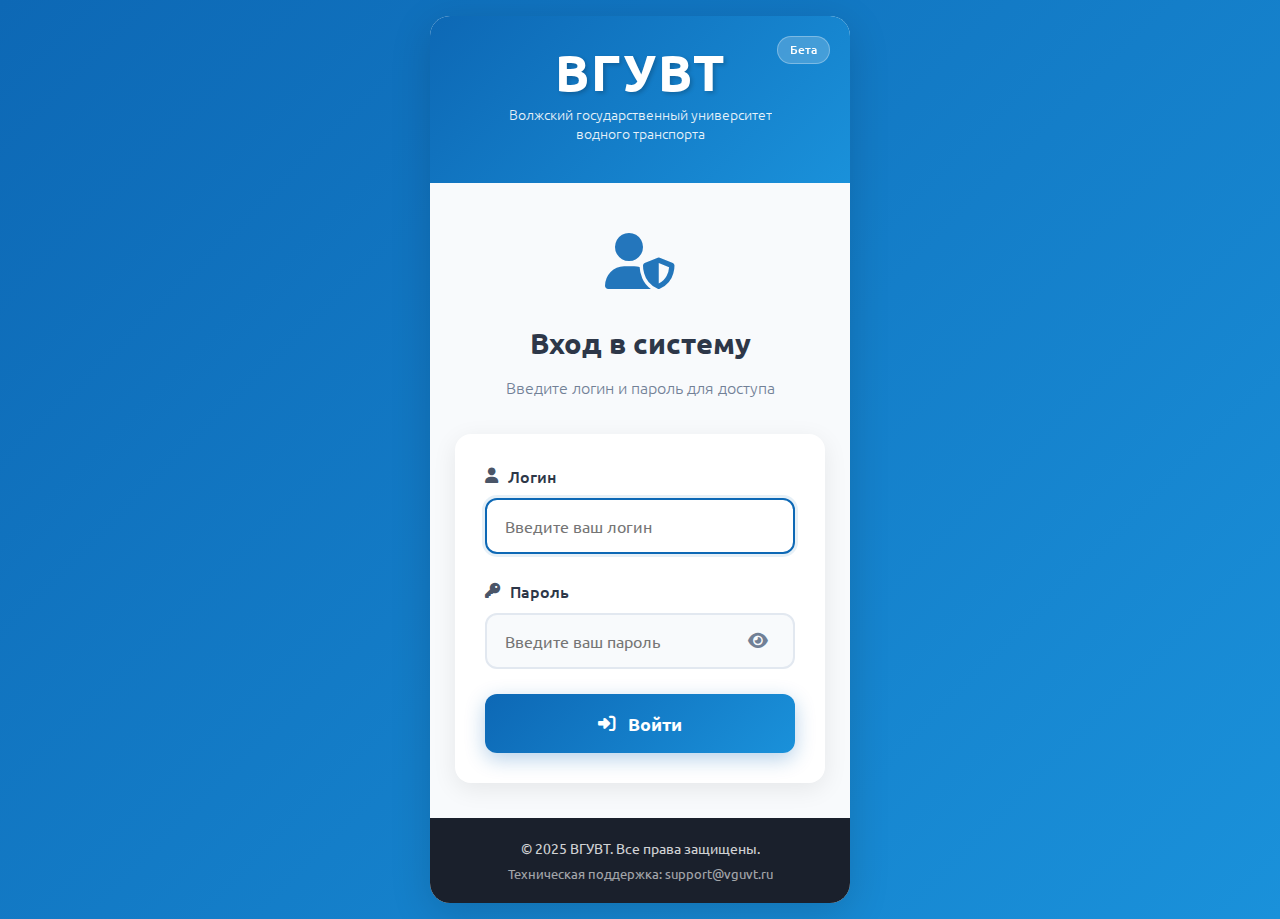
<file: front/index.html>
<!DOCTYPE html>
<html lang="ru">
<head>
    <meta charset="UTF-8">
    <meta name="viewport" content="width=device-width, initial-scale=1.0, maximum-scale=1.0, user-scalable=no">
    <title>ВГУВТ - Вход</title>
    <link rel="stylesheet" href="style.css">
    <link rel="stylesheet" href="https://cdnjs.cloudflare.com/ajax/libs/font-awesome/6.4.0/css/all.min.css">
    <meta name="theme-color" content="#0d68b5">
</head>
<body>
    <div class="mobile-container">
        <!-- Шапка -->
        <div class="header">
            <div class="logo">
                <div class="logo-text">ВГУВТ</div>
                <div class="logo-subtitle">Волжский государственный университет водного транспорта</div>
            </div>
            <div class="version">Бета</div>
        </div>

        <!-- Основной контент -->
        <div class="main-content">
            <div class="welcome-section">
                <div class="welcome-icon">
                    <i class="fas fa-user-shield"></i>
                </div>
                <h1 class="welcome-title">Вход в систему</h1>
                <p class="welcome-text">Введите логин и пароль для доступа</p>
            </div>

            <form id="loginForm" class="login-form">
                <div class="form-group">
                    <label for="username" class="form-label">
                        <i class="fas fa-user"></i> Логин
                    </label>
                    <input 
                        type="text" 
                        id="username" 
                        name="username" 
                        placeholder="Введите ваш логин"
                        required
                        autocomplete="username"
                    >
                </div>

                <div class="form-group">
                    <label for="password" class="form-label">
                        <i class="fas fa-key"></i> Пароль
                    </label>
                    <div class="password-container">
                        <input 
                            type="password" 
                            id="password" 
                            name="password" 
                            placeholder="Введите ваш пароль"
                            required
                            autocomplete="current-password"
                        >
                        <button type="button" id="togglePassword" class="password-toggle">
                            <i class="fas fa-eye"></i>
                        </button>
                    </div>
                </div>

                <button type="submit" class="btn-login">
                    <i class="fas fa-sign-in-alt"></i> Войти
                </button>
            </form>
        </div>

        <!-- Футер -->
        <div class="footer">
            <p class="copyright">© 2025 ВГУВТ. Все права защищены.</p>
            <p class="support">Техническая поддержка: support@vguvt.ru</p>
        </div>
    </div>

    <!-- Уведомления -->
    <div id="notification" class="notification">
        <div class="notification-content success">
            <i class="fas fa-check-circle"></i>
            <div class="notification-text">
                <h3>Вход выполнен</h3>
                <p>Перенаправление в личный кабинет...</p>
            </div>
        </div>
    </div>

    <div id="errorNotification" class="notification">
        <div class="notification-content error">
            <i class="fas fa-exclamation-circle"></i>
            <div class="notification-text">
                <h3>Ошибка входа</h3>
                <p id="errorMessage">Неверный логин или пароль</p>
            </div>
        </div>
    </div>

    <script src="script.js"></script>
</body>
</html>
</file>
<file: front/style.css>
/* style.css - Полный файл стилей для обеих страниц */

/* Импорт шрифтов */
@import url('https://fonts.googleapis.com/css2?family=Ubuntu:wght@300;400;500;600;700&display=swap');

/* Сброс стилей */
* {
    margin: 0;
    padding: 0;
    box-sizing: border-box;
    -webkit-tap-highlight-color: transparent;
}

/* Основные стили */
body {
    font-family: 'Ubuntu', -apple-system, BlinkMacSystemFont, 'Segoe UI', Roboto, Oxygen, sans-serif;
    background: linear-gradient(135deg, #0d68b5 0%, #1a91da 100%);
    min-height: 100vh;
    color: #333;
    line-height: 1.5;
    padding: 16px;
    display: flex;
    justify-content: center;
    align-items: center;
}

/* =========================================== */
/* СТИЛИ ДЛЯ СТРАНИЦЫ ВХОДА (index.html) */
/* =========================================== */

/* Контейнер для страницы входа */
.mobile-container {
    width: 100%;
    max-width: 420px;
    background: white;
    border-radius: 20px;
    overflow: hidden;
    box-shadow: 0 10px 40px rgba(0, 0, 0, 0.15);
}

/* Шапка для страницы входа */
.header {
    background: linear-gradient(135deg, #0d68b5 0%, #1a91da 100%);
    color: white;
    padding: 30px 25px;
    text-align: center;
    position: relative;
}

.logo {
    margin-bottom: 10px;
}

.logo-text {
    font-size: 3.2rem;
    font-weight: 700;
    letter-spacing: 2px;
    margin-bottom: 8px;
    line-height: 1;
    text-shadow: 2px 2px 4px rgba(0, 0, 0, 0.2);
}

.logo-subtitle {
    font-size: 0.9rem;
    font-weight: 300;
    opacity: 0.9;
    line-height: 1.3;
    max-width: 280px;
    margin: 0 auto;
}

.version {
    position: absolute;
    top: 20px;
    right: 20px;
    background: rgba(255, 255, 255, 0.2);
    padding: 4px 12px;
    border-radius: 20px;
    font-size: 0.75rem;
    font-weight: 500;
    backdrop-filter: blur(10px);
    border: 1px solid rgba(255, 255, 255, 0.3);
}

/* Основной контент для страницы входа */
.main-content {
    padding: 35px 25px;
    background: #f8fafc;
    min-height: 400px;
}

.welcome-section {
    text-align: center;
    margin-bottom: 35px;
}

.welcome-icon {
    font-size: 3.5rem;
    color: #0d68b5;
    margin-bottom: 20px;
    opacity: 0.9;
}

.welcome-title {
    font-size: 1.8rem;
    font-weight: 600;
    color: #2d3748;
    margin-bottom: 10px;
}

.welcome-text {
    font-size: 1rem;
    color: #718096;
    font-weight: 300;
}

/* Форма входа */
.login-form {
    background: white;
    border-radius: 16px;
    padding: 30px;
    box-shadow: 0 6px 25px rgba(0, 0, 0, 0.08);
}

.form-group {
    margin-bottom: 25px;
}

.form-label {
    display: block;
    margin-bottom: 10px;
    font-weight: 500;
    color: #2d3748;
    font-size: 1rem;
    display: flex;
    align-items: center;
    gap: 10px;
}

.form-label i {
    color: #4a5568;
    font-size: 0.95rem;
}

input {
    width: 100%;
    padding: 16px 18px;
    border: 2px solid #e2e8f0;
    border-radius: 12px;
    font-family: inherit;
    font-size: 1rem;
    transition: all 0.2s ease;
    background-color: #f8fafc;
}

input:focus {
    outline: none;
    border-color: #0d68b5;
    background-color: white;
    box-shadow: 0 0 0 3px rgba(13, 104, 181, 0.1);
}

/* Контейнер пароля */
.password-container {
    position: relative;
}

.password-toggle {
    position: absolute;
    right: 15px;
    top: 50%;
    transform: translateY(-50%);
    background: none;
    border: none;
    color: #718096;
    cursor: pointer;
    font-size: 1.1rem;
    padding: 8px;
    width: 44px;
    height: 44px;
    display: flex;
    align-items: center;
    justify-content: center;
    border-radius: 50%;
    transition: all 0.2s ease;
}

.password-toggle:active {
    background-color: #f1f5f9;
}

/* Кнопка входа */
.btn-login {
    width: 100%;
    background: linear-gradient(135deg, #0d68b5 0%, #1a91da 100%);
    border: none;
    color: white;
    padding: 18px;
    border-radius: 12px;
    font-family: inherit;
    font-size: 1.1rem;
    font-weight: 600;
    cursor: pointer;
    transition: all 0.2s ease;
    display: flex;
    align-items: center;
    justify-content: center;
    gap: 12px;
    margin-top: 10px;
    box-shadow: 0 6px 20px rgba(13, 104, 181, 0.3);
    touch-action: manipulation;
}

.btn-login:hover {
    transform: translateY(-2px);
    box-shadow: 0 10px 25px rgba(13, 104, 181, 0.4);
}

.btn-login:active {
    transform: translateY(0);
}

.btn-login:disabled {
    opacity: 0.7;
    cursor: not-allowed;
    transform: none;
}

/* Футер для страницы входа */
.footer {
    background: #1a202c;
    color: white;
    padding: 20px 25px;
    text-align: center;
}

.copyright {
    font-size: 0.85rem;
    opacity: 0.8;
    margin-bottom: 6px;
}

.support {
    font-size: 0.8rem;
    opacity: 0.6;
}

/* =========================================== */
/* СТИЛИ ДЛЯ ЛИЧНОГО КАБИНЕТА (dashboard.html) */
/* =========================================== */

/* Контейнер для личного кабинета */
.dashboard-container {
    width: 100%;
    max-width: 100%;
    background: white;
    min-height: 100vh;
    position: relative;
}

/* Шапка личного кабинета */
.dashboard-header {
    background: linear-gradient(135deg, #0d68b5 0%, #1a91da 100%);
    color: white;
    padding: 20px 25px;
    display: flex;
    justify-content: space-between;
    align-items: center;
    box-shadow: 0 4px 20px rgba(13, 104, 181, 0.2);
    position: sticky;
    top: 0;
    z-index: 100;
}

.header-left, .header-right {
    flex: 1;
}

.header-center {
    flex: 2;
    text-align: center;
}

.back-home {
    display: flex;
    align-items: center;
}

.back-link {
    color: white;
    text-decoration: none;
    display: flex;
    align-items: center;
    gap: 10px;
    font-size: 0.95rem;
    transition: opacity 0.2s;
    padding: 8px 16px;
    border-radius: 8px;
    background: rgba(255, 255, 255, 0.1);
}

.back-link:hover {
    background: rgba(255, 255, 255, 0.2);
}

.dashboard-logo {
    font-size: 2.2rem;
    font-weight: 700;
    letter-spacing: 1px;
    margin-bottom: 4px;
    line-height: 1;
}

.dashboard-subtitle {
    font-size: 0.9rem;
    font-weight: 300;
    opacity: 0.9;
}

.user-info {
    display: flex;
    align-items: center;
    justify-content: flex-end;
    gap: 10px;
    font-size: 0.95rem;
}

.user-info i {
    font-size: 1.5rem;
}

/* Основной контент личного кабинета */
.dashboard-main {
    padding: 30px 25px;
    background: #f8fafc;
    min-height: calc(100vh - 160px);
}

/* Карточка приветствия */
.welcome-card {
    background: white;
    border-radius: 16px;
    padding: 30px;
    text-align: center;
    margin-bottom: 30px;
    box-shadow: 0 6px 25px rgba(0, 0, 0, 0.08);
    border: 1px solid #e2e8f0;
}

.welcome-card .welcome-icon {
    font-size: 3.5rem;
    color: #0d68b5;
    margin-bottom: 20px;
}

.welcome-card .welcome-title {
    font-size: 1.8rem;
    font-weight: 600;
    color: #2d3748;
    margin-bottom: 10px;
}

.welcome-card .welcome-text {
    font-size: 1rem;
    color: #718096;
}

/* Генератор кода */
.code-generator {
    background: white;
    border-radius: 16px;
    padding: 30px;
    margin-bottom: 30px;
    box-shadow: 0 6px 25px rgba(0, 0, 0, 0.08);
    border: 1px solid #e2e8f0;
}

.code-display {
    text-align: center;
    margin-bottom: 30px;
    padding: 30px;
    background: linear-gradient(135deg, #f8fafc 0%, #e2e8f0 100%);
    border-radius: 12px;
    border: 2px solid #e2e8f0;
}

.code-value {
    font-size: 2.5rem;
    font-weight: 700;
    color: #0d68b5;
    letter-spacing: 3px;
    margin-bottom: 10px;
    font-family: 'Ubuntu Mono', monospace;
    word-break: break-all;
}

.code-label {
    font-size: 1rem;
    color: #718096;
    font-weight: 500;
}

.code-info {
    display: grid;
    grid-template-columns: repeat(auto-fit, minmax(250px, 1fr));
    gap: 20px;
    margin-bottom: 30px;
}

.info-item {
    display: flex;
    align-items: center;
    gap: 15px;
    padding: 20px;
    background: #f8fafc;
    border-radius: 12px;
    border: 1px solid #e2e8f0;
}

.info-item i {
    font-size: 1.5rem;
    color: #0d68b5;
}

.info-content {
    flex: 1;
}

.info-label {
    font-size: 0.85rem;
    color: #718096;
    margin-bottom: 4px;
}

.info-value {
    font-size: 1.1rem;
    font-weight: 600;
    color: #2d3748;
}

.status-active {
    color: #38a169;
    font-weight: 600;
}

.status-expired {
    color: #e53e3e;
    font-weight: 600;
}

.code-actions {
    display: flex;
    gap: 15px;
    flex-wrap: wrap;
}

.btn-generate {
    flex: 2;
    min-width: 200px;
    background: linear-gradient(135deg, #0d68b5 0%, #1a91da 100%);
    border: none;
    color: white;
    padding: 16px 24px;
    border-radius: 12px;
    font-family: inherit;
    font-size: 1.1rem;
    font-weight: 600;
    cursor: pointer;
    transition: all 0.2s ease;
    display: flex;
    align-items: center;
    justify-content: center;
    gap: 12px;
    box-shadow: 0 6px 20px rgba(13, 104, 181, 0.3);
}

.btn-generate:hover {
    transform: translateY(-2px);
    box-shadow: 0 10px 25px rgba(13, 104, 181, 0.4);
}

.btn-copy {
    flex: 1;
    min-width: 150px;
    background: white;
    border: 2px solid #0d68b5;
    color: #0d68b5;
    padding: 16px 24px;
    border-radius: 12px;
    font-family: inherit;
    font-size: 1.1rem;
    font-weight: 600;
    cursor: pointer;
    transition: all 0.2s ease;
    display: flex;
    align-items: center;
    justify-content: center;
    gap: 12px;
}

.btn-copy:hover {
    background: #0d68b5;
    color: white;
}

.btn-copy.copied {
    background: #38a169;
    border-color: #38a169;
    color: white;
}

/* История кодов */
.history-section, .instruction-section {
    background: white;
    border-radius: 16px;
    padding: 30px;
    margin-bottom: 30px;
    box-shadow: 0 6px 25px rgba(0, 0, 0, 0.08);
    border: 1px solid #e2e8f0;
}

.section-title {
    font-size: 1.4rem;
    font-weight: 600;
    color: #2d3748;
    margin-bottom: 25px;
    display: flex;
    align-items: center;
    gap: 12px;
}

.section-title i {
    color: #0d68b5;
}

.history-list {
    max-height: 400px;
    overflow-y: auto;
}

.history-empty {
    text-align: center;
    padding: 40px 20px;
    color: #a0aec0;
}

.history-empty i {
    font-size: 3rem;
    margin-bottom: 20px;
    opacity: 0.5;
}

.history-empty p {
    font-size: 1rem;
}

.history-item {
    display: flex;
    align-items: center;
    justify-content: space-between;
    padding: 20px;
    margin-bottom: 15px;
    background: #f8fafc;
    border-radius: 12px;
    border: 1px solid #e2e8f0;
    transition: all 0.2s ease;
}

.history-item:hover {
    transform: translateY(-2px);
    box-shadow: 0 4px 15px rgba(0, 0, 0, 0.1);
}

.history-item.active {
    border-left: 4px solid #38a169;
}

.history-item.expired {
    border-left: 4px solid #e53e3e;
    opacity: 0.7;
}

.history-code {
    flex: 2;
}

.history-dates {
    flex: 3;
    display: flex;
    flex-direction: column;
    gap: 8px;
}

.history-actions {
    flex: 0.5;
    display: flex;
    justify-content: flex-end;
}

.history-date {
    font-size: 0.9rem;
    color: #718096;
    display: flex;
    align-items: center;
    gap: 8px;
}

.history-date i {
    color: #4a5568;
}

.btn-history-copy {
    background: none;
    border: none;
    color: #4a5568;
    cursor: pointer;
    padding: 8px;
    border-radius: 8px;
    transition: all 0.2s;
}

.btn-history-copy:hover {
    background: #e2e8f0;
    color: #0d68b5;
}

.status-badge {
    display: inline-block;
    padding: 4px 12px;
    border-radius: 20px;
    font-size: 0.8rem;
    font-weight: 600;
}

.status-badge.active {
    background: #c6f6d5;
    color: #22543d;
}

.status-badge.expired {
    background: #fed7d7;
    color: #742a2a;
}

/* Инструкция */
.instruction-content {
    display: grid;
    grid-template-columns: repeat(auto-fit, minmax(300px, 1fr));
    gap: 20px;
}

.instruction-item {
    display: flex;
    gap: 20px;
    padding: 25px;
    background: #f8fafc;
    border-radius: 12px;
    border: 1px solid #e2e8f0;
}

.instruction-icon {
    width: 40px;
    height: 40px;
    background: #0d68b5;
    color: white;
    border-radius: 50%;
    display: flex;
    align-items: center;
    justify-content: center;
    font-weight: 700;
    font-size: 1.2rem;
    flex-shrink: 0;
}

.instruction-text h4 {
    font-size: 1.1rem;
    font-weight: 600;
    color: #2d3748;
    margin-bottom: 8px;
}

.instruction-text p {
    font-size: 0.95rem;
    color: #718096;
    line-height: 1.5;
}

/* Футер личного кабинета */
.dashboard-footer {
    background: #1a202c;
    color: white;
    padding: 20px 25px;
    text-align: center;
}

.dashboard-footer .footer-content {
    display: flex;
    flex-direction: column;
    gap: 8px;
}

.dashboard-footer .copyright {
    font-size: 0.85rem;
    opacity: 0.8;
}

.dashboard-footer .version {
    font-size: 0.8rem;
    opacity: 0.6;
}

/* =========================================== */
/* ОБЩИЕ СТИЛИ ДЛЯ ОБЕИХ СТРАНИЦ */
/* =========================================== */

/* Уведомления (общие) */
.notification {
    position: fixed;
    top: 25px;
    left: 25px;
    right: 25px;
    z-index: 1000;
    display: none;
    animation: slideDown 0.3s ease-out;
}

@keyframes slideDown {
    from {
        transform: translateY(-100%);
        opacity: 0;
    }
    to {
        transform: translateY(0);
        opacity: 1;
    }
}

.notification-content {
    background: white;
    border-radius: 12px;
    padding: 18px;
    box-shadow: 0 10px 30px rgba(0, 0, 0, 0.2);
    display: flex;
    align-items: center;
    gap: 16px;
}

.notification-content.success {
    border-left: 4px solid #38a169;
}

.notification-content.error {
    border-left: 4px solid #e53e3e;
}

.notification-content i {
    font-size: 2rem;
}

.notification-content.success i {
    color: #38a169;
}

.notification-content.error i {
    color: #e53e3e;
}

.notification-text h3 {
    font-size: 1.1rem;
    margin-bottom: 4px;
    color: #2d3748;
}

.notification-text p {
    font-size: 0.9rem;
    color: #718096;
}

/* Модальное окно (для dashboard) */
.modal {
    display: none;
    position: fixed;
    top: 0;
    left: 0;
    right: 0;
    bottom: 0;
    background: rgba(0, 0, 0, 0.5);
    z-index: 1000;
    justify-content: center;
    align-items: center;
    padding: 20px;
}

.modal-content {
    background: white;
    border-radius: 16px;
    width: 100%;
    max-width: 500px;
    overflow: hidden;
    box-shadow: 0 20px 60px rgba(0, 0, 0, 0.3);
    animation: modalSlideIn 0.3s ease;
}

@keyframes modalSlideIn {
    from {
        opacity: 0;
        transform: translateY(-30px);
    }
    to {
        opacity: 1;
        transform: translateY(0);
    }
}

.modal-header {
    display: flex;
    justify-content: space-between;
    align-items: center;
    padding: 25px 30px;
    background: #f8fafc;
    border-bottom: 2px solid #e2e8f0;
}

.modal-header h3 {
    font-size: 1.3rem;
    color: #2d3748;
    display: flex;
    align-items: center;
    gap: 12px;
}

.modal-close {
    background: none;
    border: none;
    font-size: 1.8rem;
    color: #718096;
    cursor: pointer;
    padding: 0;
    width: 40px;
    height: 40px;
    display: flex;
    align-items: center;
    justify-content: center;
    border-radius: 50%;
    transition: background 0.2s;
}

.modal-close:hover {
    background: #e2e8f0;
}

.modal-body {
    padding: 30px;
}

.modal-body p {
    font-size: 1.1rem;
    color: #4a5568;
    line-height: 1.6;
}

.modal-actions {
    display: flex;
    gap: 15px;
    padding: 20px 30px;
    background: #f8fafc;
    border-top: 2px solid #e2e8f0;
}

.btn-cancel, .btn-confirm {
    flex: 1;
    padding: 16px;
    border-radius: 12px;
    font-family: inherit;
    font-size: 1.1rem;
    font-weight: 600;
    cursor: pointer;
    transition: all 0.2s;
}

.btn-cancel {
    background: white;
    border: 2px solid #e2e8f0;
    color: #4a5568;
}

.btn-cancel:hover {
    background: #f1f5f9;
    border-color: #cbd5e0;
}

.btn-confirm {
    background: linear-gradient(135deg, #0d68b5 0%, #1a91da 100%);
    border: none;
    color: white;
    box-shadow: 0 6px 20px rgba(13, 104, 181, 0.3);
}

.btn-confirm:hover {
    transform: translateY(-2px);
    box-shadow: 0 10px 25px rgba(13, 104, 181, 0.4);
}

/* =========================================== */
/* АДАПТИВНОСТЬ ДЛЯ МОБИЛЬНЫХ УСТРОЙСТВ */
/* =========================================== */

/* Общая адаптивность */
@media (max-width: 768px) {
    /* Адаптивность для личного кабинета */
    .dashboard-header {
        flex-direction: column;
        gap: 15px;
        padding: 20px;
    }
    
    .header-left, .header-center, .header-right {
        width: 100%;
        text-align: center;
    }
    
    .back-home {
        justify-content: center;
    }
    
    .user-info {
        justify-content: center;
        margin-top: 10px;
    }
    
    .code-actions {
        flex-direction: column;
    }
    
    .btn-generate, .btn-copy {
        width: 100%;
    }
    
    .history-item {
        flex-direction: column;
        align-items: stretch;
        gap: 15px;
    }
    
    .history-actions {
        justify-content: center;
    }
    
    .instruction-content {
        grid-template-columns: 1fr;
    }
}

@media (max-width: 480px) {
    /* Общие стили для обеих страниц */
    body {
        padding: 10px;
    }
    
    /* Для страницы входа */
    .mobile-container {
        max-width: 100%;
        border-radius: 15px;
    }
    
    .header {
        padding: 25px 20px;
    }
    
    .logo-text {
        font-size: 2.8rem;
    }
    
    .main-content {
        padding: 30px 20px;
    }
    
    .login-form {
        padding: 25px;
    }
    
    /* Для личного кабинета */
    .dashboard-main {
        padding: 20px 15px;
    }
    
    .welcome-card,
    .code-generator,
    .history-section,
    .instruction-section {
        padding: 20px;
    }
    
    .code-value {
        font-size: 1.8rem;
    }
    
    .modal-content {
        margin: 10px;
    }
    
    .modal-header,
    .modal-body,
    .modal-actions {
        padding: 20px;
    }
    
    /* Уведомления */
    .notification {
        left: 15px;
        right: 15px;
        top: 15px;
    }
}

@media (max-width: 375px) {
    .logo-text {
        font-size: 2.5rem;
    }
    
    .welcome-title {
        font-size: 1.6rem;
    }
}

/* Ландшафтный режим */
@media (orientation: landscape) and (max-height: 500px) {
    /* Для страницы входа */
    .mobile-container {
        max-width: 90%;
        display: flex;
        flex-direction: row;
        min-height: auto;
    }
    
    .header {
        flex: 1;
        display: flex;
        flex-direction: column;
        justify-content: center;
        padding: 20px;
    }
    
    .main-content {
        flex: 1;
        padding: 20px;
        min-height: auto;
    }
    
    .logo-text {
        font-size: 2.5rem;
    }
    
    .logo-subtitle {
        font-size: 0.8rem;
    }
    
    .welcome-section {
        margin-bottom: 20px;
    }
    
    .welcome-icon {
        font-size: 2.5rem;
        margin-bottom: 15px;
    }
    
    /* Для личного кабинета */
    .dashboard-header {
        padding: 15px 20px;
    }
    
    .dashboard-main {
        padding: 20px;
        min-height: calc(100vh - 130px);
    }
    
    .code-display {
        padding: 20px;
    }
    
    .code-value {
        font-size: 2rem;
    }
}

/* Высокие экраны */
@media (min-height: 700px) {
    .main-content {
        min-height: 450px;
    }
}

/* Темная тема */
@media (prefers-color-scheme: dark) {
    /* Для страницы входа */
    .mobile-container {
        background: #1a202c;
    }
    
    .main-content {
        background: #2d3748;
    }
    
    .login-form {
        background: #2d3748;
        border: 1px solid #4a5568;
    }
    
    .welcome-title {
        color: #e2e8f0;
    }
    
    .welcome-text {
        color: #a0aec0;
    }
    
    .form-label {
        color: #e2e8f0;
    }
    
    .form-label i {
        color: #a0aec0;
    }
    
    input {
        background: #4a5568;
        border-color: #4a5568;
        color: #e2e8f0;
    }
    
    input:focus {
        background: #4a5568;
        border-color: #0d68b5;
    }
    
    /* Для личного кабинета */
    .dashboard-main {
        background: #2d3748;
    }
    
    .welcome-card,
    .code-generator,
    .history-section,
    .instruction-section {
        background: #2d3748;
        border-color: #4a5568;
    }
    
    .welcome-card .welcome-title {
        color: #e2e8f0;
    }
    
    .welcome-card .welcome-text {
        color: #a0aec0;
    }
    
    .info-item {
        background: #4a5568;
        border-color: #4a5568;
    }
    
    .info-label {
        color: #a0aec0;
    }
    
    .info-value {
        color: #e2e8f0;
    }
    
    .btn-copy {
        background: #4a5568;
        border-color: #0d68b5;
        color: #e2e8f0;
    }
    
    .history-item {
        background: #4a5568;
        border-color: #4a5568;
    }
    
    .history-date {
        color: #a0aec0;
    }
    
    .instruction-item {
        background: #4a5568;
        border-color: #4a5568;
    }
    
    .instruction-text h4 {
        color: #e2e8f0;
    }
    
    .instruction-text p {
        color: #a0aec0;
    }
    
    /* Общие элементы */
    .notification-content {
        background: #2d3748;
    }
    
    .notification-text h3 {
        color: #e2e8f0;
    }
    
    .notification-text p {
        color: #a0aec0;
    }
    
    .modal-content {
        background: #2d3748;
    }
    
    .modal-header {
        background: #4a5568;
        border-color: #4a5568;
    }
    
    .modal-header h3 {
        color: #e2e8f0;
    }
    
    .modal-body p {
        color: #a0aec0;
    }
    
    .modal-actions {
        background: #4a5568;
        border-color: #4a5568;
    }
    
    .btn-cancel {
        background: #4a5568;
        border-color: #4a5568;
        color: #e2e8f0;
    }
}
</file>
